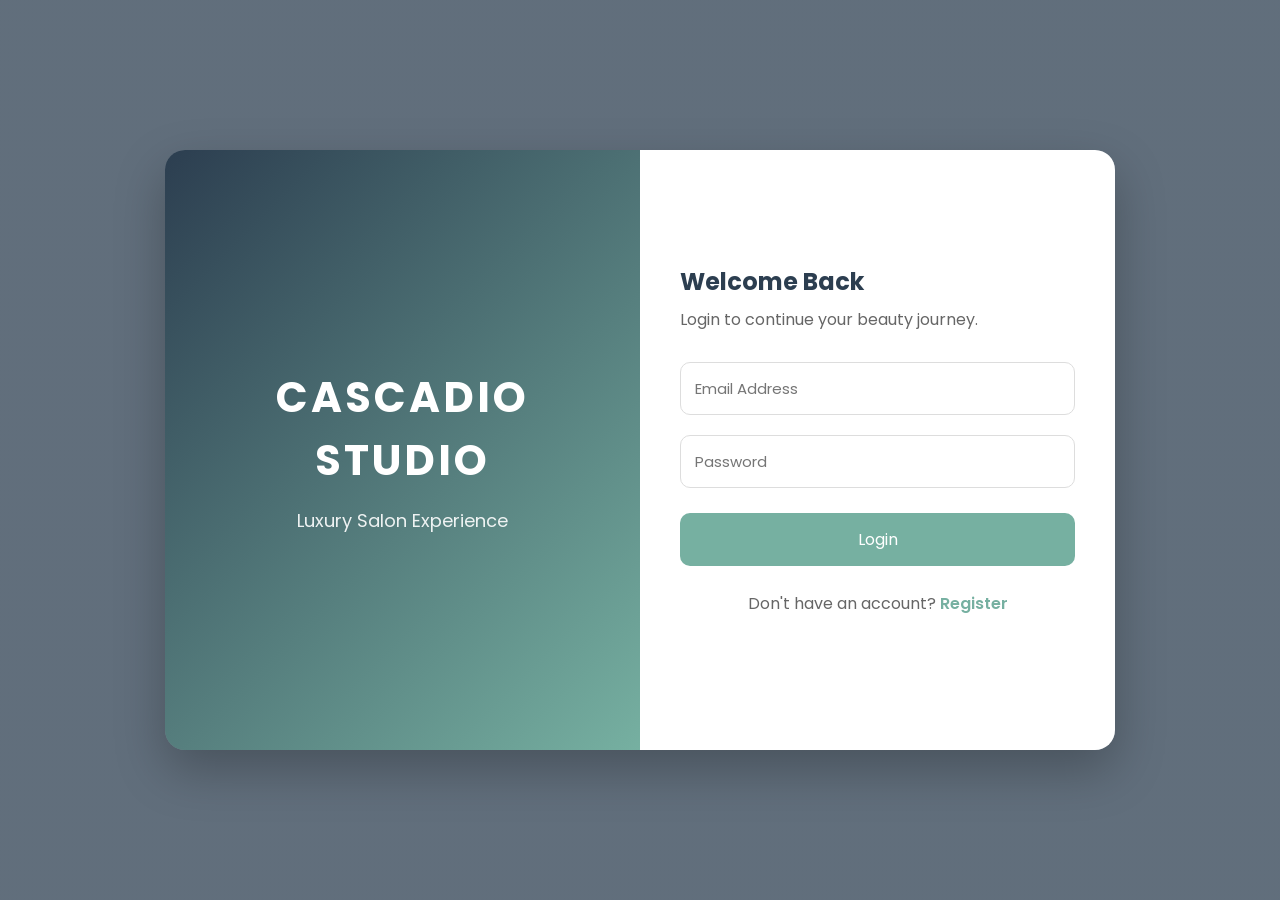
<file: login.html>
<!DOCTYPE html>
<html lang="en">
<head>
    <meta charset="UTF-8">
    <meta name="viewport" content="width=device-width, initial-scale=1.0">
    <title>Login | Cascadio Studio</title>

    <link rel="stylesheet" href="login.css">

    <!-- Google Font -->
    <link href="https://fonts.googleapis.com/css2?family=Poppins:wght@300;400;500;600;700&display=swap" rel="stylesheet">
</head>

<body>

<div class="container">

    <div class="left">

        <div class="brand">
            <h1>CASCADIO STUDIO</h1>
            <p>Luxury Salon Experience</p>
        </div>

    </div>

    <div class="right">

        <!-- Login -->

        <div class="form login-form">

            <h2>Welcome Back</h2>

            <p>Login to continue your beauty journey.</p>

            <form>

                <input type="email"
                       placeholder="Email Address"
                       required>

                <input type="password"
                       placeholder="Password"
                       required>

                <button type="submit">
                    Login
                </button>

            </form>

            <p class="switch">
                Don't have an account?
                <span id="showRegister">Register</span>
            </p>

        </div>

        <!-- Register -->

        <div class="form register-form">

            <h2>Create Account</h2>

            <p>Join Cascadio Studio today.</p>

            <form>

                <input type="text"
                       placeholder="Full Name"
                       required>

                <input type="email"
                       placeholder="Email Address"
                       required>

                <input type="password"
                       placeholder="Password"
                       required>

                <input type="password"
                       placeholder="Confirm Password"
                       required>

                <button type="submit">
                    Register
                </button>

            </form>

            <p class="switch">
                Already have an account?
                <span id="showLogin">Login</span>
            </p>

        </div>

    </div>

</div>

<script src="auth.js"></script>

</body>
</html>
</file>
<file: login.css>
/* ===========================
   Google Font
=========================== */
@import url('https://fonts.googleapis.com/css2?family=Poppins:wght@300;400;500;600;700&display=swap');

*{
    margin:0;
    padding:0;
    box-sizing:border-box;
    font-family:'Poppins',sans-serif;
}

body{
    min-height:100vh;
    display:flex;
    justify-content:center;
    align-items:center;

    background:
    linear-gradient(rgba(44,62,80,.75),rgba(44,62,80,.75)),
    url("https://images.unsplash.com/photo-1560066984-138dadb4c035?auto=format&fit=crop&w=1400&q=80");

    background-size:cover;
    background-position:center;
    background-repeat:no-repeat;
}

.container{
    width:950px;
    max-width:95%;
    min-height:600px;

    display:flex;

    border-radius:20px;
    overflow:hidden;

    background:rgba(255,255,255,.12);
    backdrop-filter:blur(10px);

    box-shadow:0 20px 50px rgba(0,0,0,.25);
}

/* ===========================
   LEFT PANEL
=========================== */

.left{
    flex:1;

    display:flex;
    justify-content:center;
    align-items:center;

    text-align:center;

    padding:40px;

    background:linear-gradient(135deg,#2c3e50,#76b0a1);

    color:#fff;
}

.brand h1{
    font-size:42px;
    letter-spacing:3px;
}

.brand p{
    margin-top:15px;
    font-size:18px;
    opacity:.9;
}

/* ===========================
   RIGHT PANEL
=========================== */

.right{
    flex:1;

    background:#fff;

    display:flex;
    justify-content:center;
    align-items:center;

    padding:40px;
}

.form{
    width:100%;
}

.register-form{
    display:none;
}

.form h2{
    color:#2c3e50;
    margin-bottom:8px;
}

.form>p{
    color:#666;
    margin-bottom:20px;
}

/* ===========================
   INPUTS
=========================== */

input{
    width:100%;

    padding:14px;

    margin:10px 0;

    border:1px solid #ddd;

    border-radius:10px;

    outline:none;

    font-size:15px;

    transition:.3s;
}

input:focus{
    border-color:#76b0a1;

    box-shadow:0 0 0 3px rgba(118,176,161,.2);
}

/* ===========================
   BUTTON
=========================== */

button{

    width:100%;

    padding:14px;

    margin-top:15px;

    border:none;

    border-radius:10px;

    background:#76b0a1;

    color:white;

    font-size:16px;

    cursor:pointer;

    transition:.3s;
}

button:hover{

    background:#5f988a;

    transform:translateY(-2px);

}

/* ===========================
   SWITCH
=========================== */

.switch{

    text-align:center;

    margin-top:25px;

}

.switch span{

    color:#76b0a1;

    cursor:pointer;

    font-weight:600;

}

.switch span:hover{

    text-decoration:underline;

}

/* ===========================
   RESPONSIVE
=========================== */

@media(max-width:768px){

.container{

    flex-direction:column;

    min-height:auto;

}

.left{

    padding:30px;

}

.brand h1{

    font-size:30px;

}

.right{

    padding:30px;

}

}
</file>
